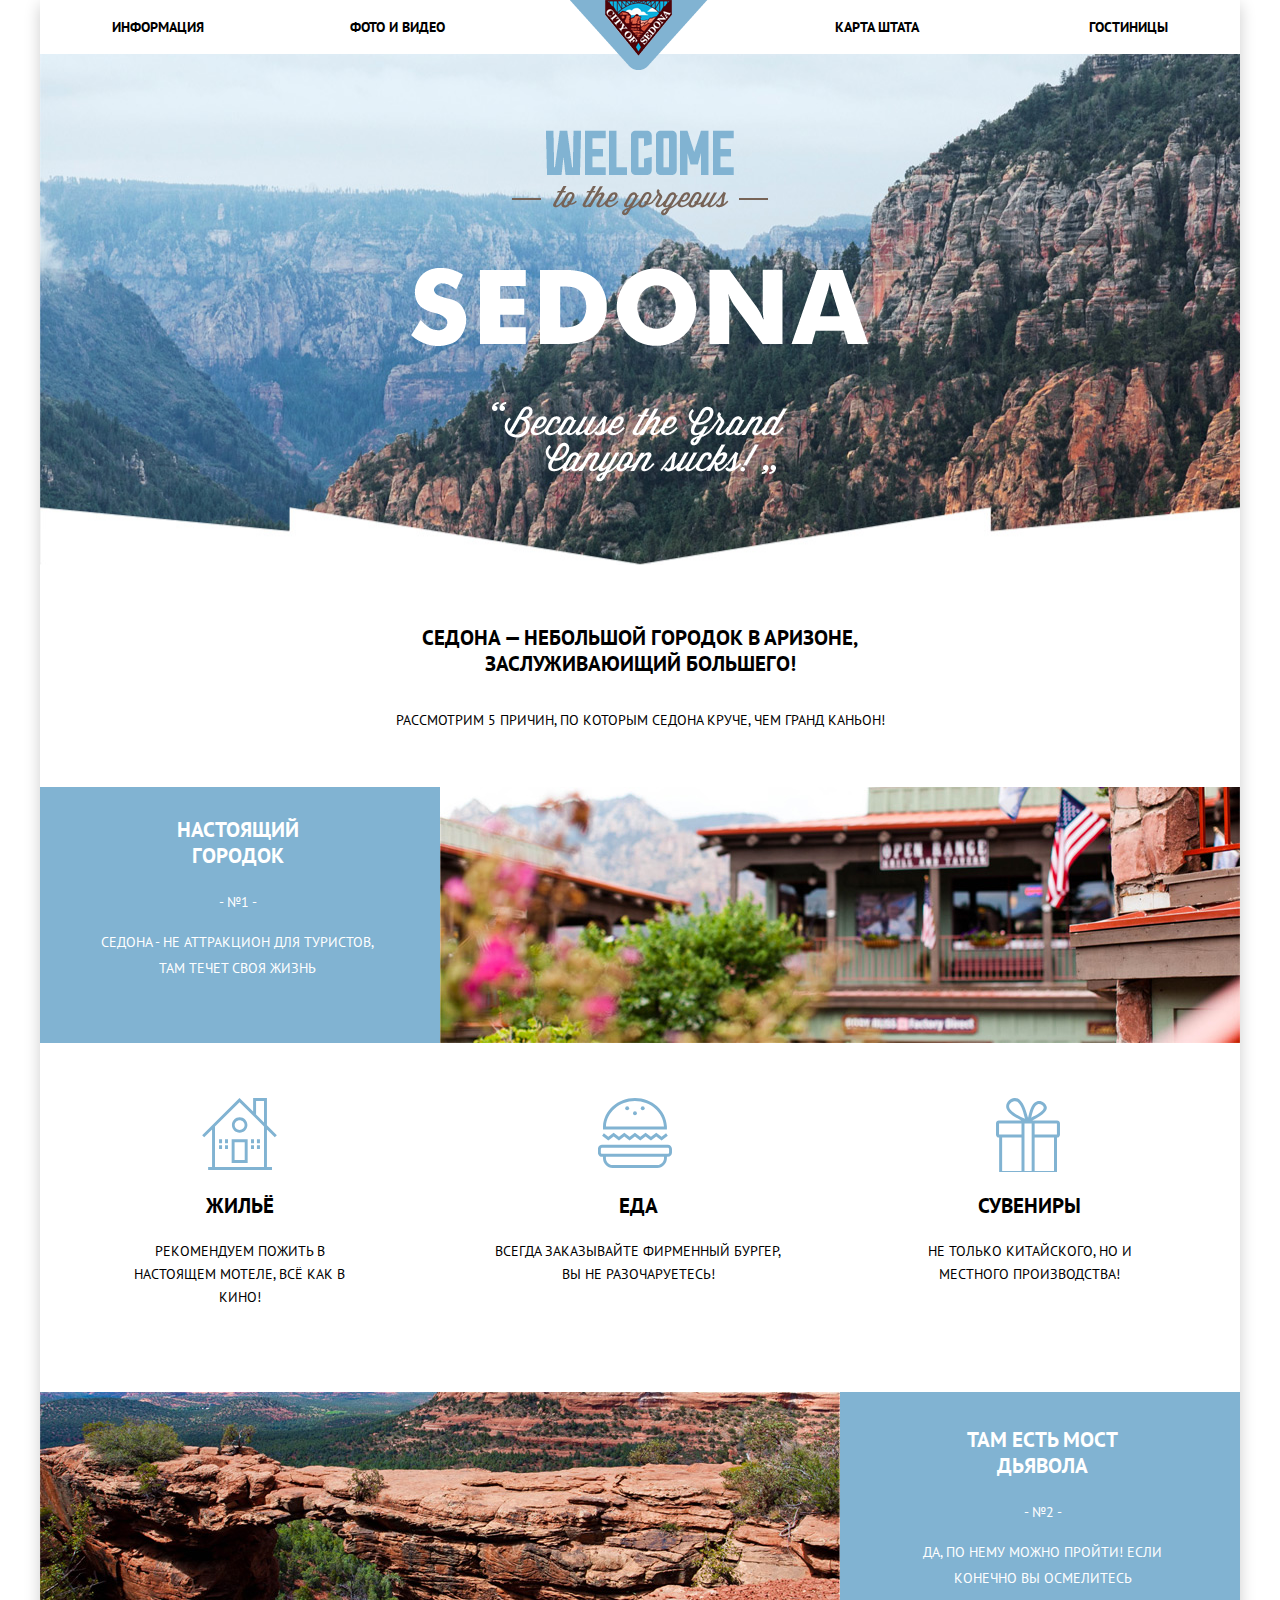
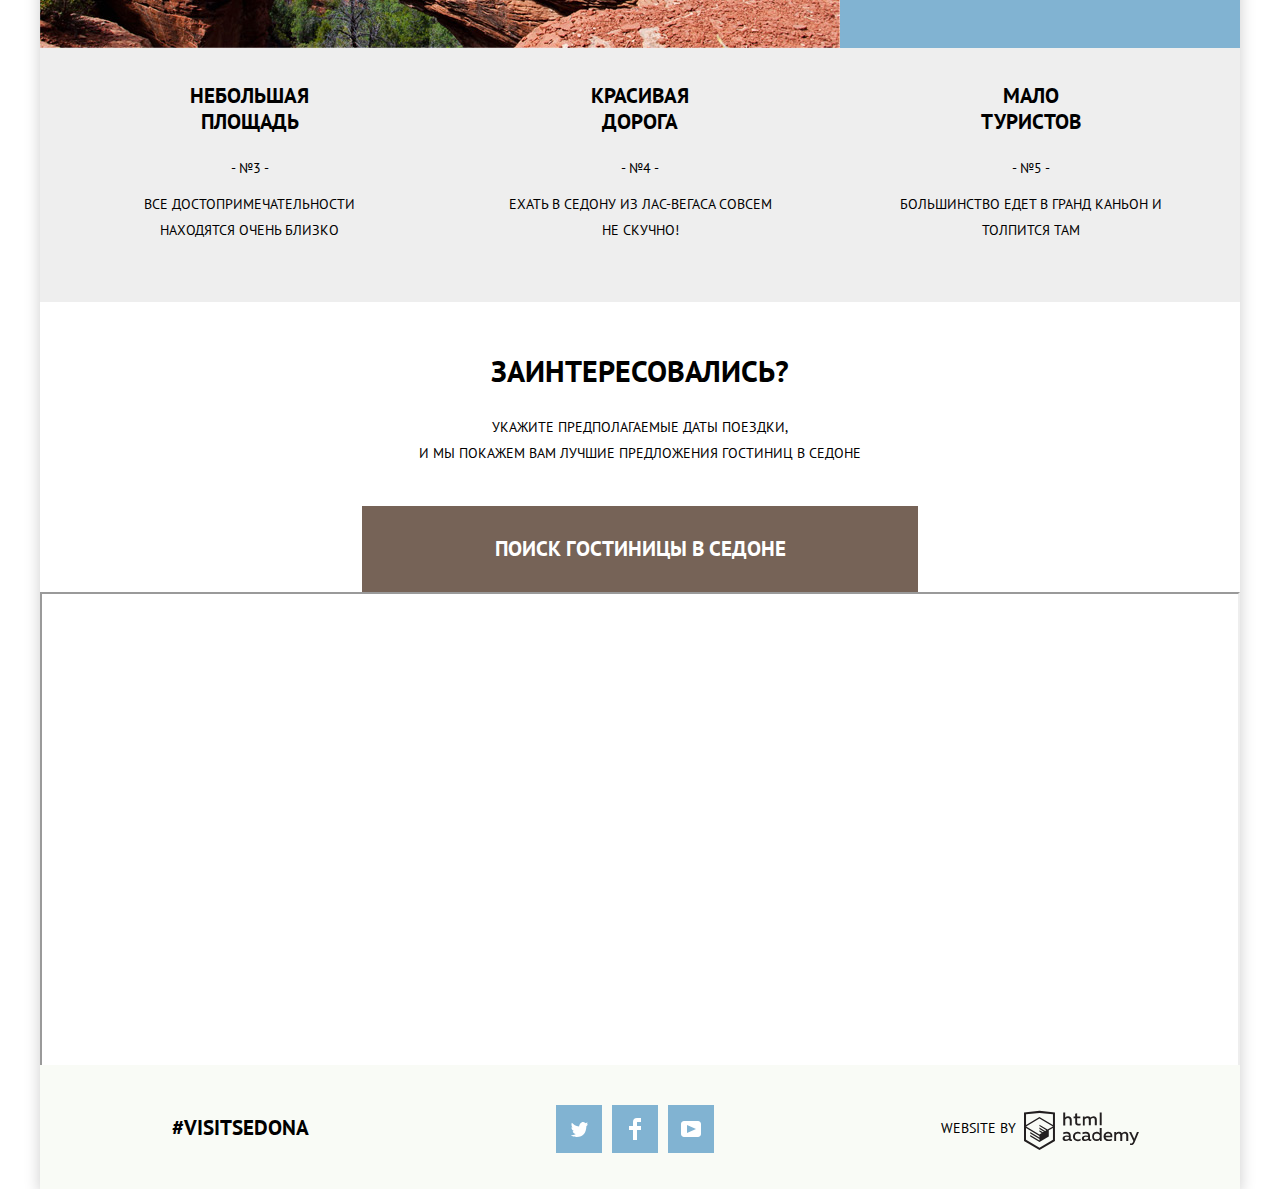
<file: index.html>
<!DOCTYPE html>
<html lang="ru">
<head>
  <meta charset="utf-8">
  <title>HTML Academy: Седона</title>
  <link rel="stylesheet" href="https://fonts.googleapis.com/css?family=PT+Sans:400,700&amp;subset=cyrillic">
  <link rel="stylesheet" href="css/style.css">
  <link rel="stylesheet" href="css/normalize.css">
</head>
<body>
  <div class="container">
    <header class="main-header">
      <nav class="main-navigation">
        <a class="main-header-logo">
          <img src="img/logo.png" width="138" height="70" alt="Логотип города Седона">
	    </a>
	    <div class="wrapper">
          <ul class="site-navigation">
            <li><a href="#">Информация</a></li>
          	<li><a href="#">Фото и Видео</a></li>
          	<li><a href="#">Карта Штата</a></li>
          	<li><a href="hotels.html">Гостиницы</a></li>
          </ul>
      	</div>
      </nav>
    </header>								
	
    <main>
      <section class="promo">
      	<h1 class="visually-hidden">Sedona</h1>
      	<img src="img/promo.png" width="458" height="350" alt="Промо">
      </section>

      <section class="advantages">
      	<div class="advantage-intro">
          <h2 class="visually-hidden">Достоинства Седоны</h2>
          <p class="context">Седона &mdash; небольшой городок в Аризоне, заслуживаюищий большего!</p>
          <p class="causes">Рассмотрим 5 причин, по которым Седона круче, чем Гранд Каньон!</p>
        </div>

        <ul class="advantages-list">
          <li class="advantage-item">
            <div class="advantage-info info-town">
              <h3 class="info-title">Настоящий городок</h3>
              <p>Седона - не аттракцион для туристов, там течет своя жизнь</p>
            </div>
            <img src="img/town.jpg" alt="Городок Седона" width="800" height="256">
          </li>
          <li class="advantage-item">
            <div class="advantage-info info-bridge">
               <h3 class="info-title">Там есть мост дьявола</h3>
             	<p>Да, по нему можно пройти! Если конечно вы осмелитесь</p>
            </div>
            <img src="img/nature.jpg" alt="Природа Седона" width="800" height="256">
          </li>
          <li class="more-advantages">
            <div class="wrapper">
              <ul class="more-advantages-list">
                <li class="advantage-item">
                  <div class="advantage-info">
                    <h3>Небольшая площадь</h3>
                    <p>Все достопримечательности находятся очень близко</p>
                  </div>
                </li>
                <li class="advantage-item">
                  <div class="advantage-info">
                    <h3>Красивая дорога</h3>
                    <p>Ехать в Седону из Лас-Вегаса совсем не скучно!</p>
                 </div>
                </li>
                <li class="advantage-item">
                  <div class="advantage-info">
                    <h3>Мало туристов</h3>
                    <p>Большинство едет в Гранд Каньон и толпится там</p>
                  </div>
                </li>
              </ul>
            </div>
          </li>
          <li>
            <div class="wrapper">
              <ul class="recommendations-list">
                <li class="recommendation-item">
                  <h3 class="recommend-title">Жильё</h3>
                  <p>Рекомендуем пожить в настоящем мотеле, всё как в кино!</p>
                </li>
                <li class="recommendation-item">
                  <h3 class="recommend-title">Еда</h3>
                  <p>Всегда заказывайте фирменный бургер, вы не разочаруетесь!</p>
                </li>
                <li class="recommendation-item">
                  <h3 class="recommend-title">Сувениры</h3>
                  <p>Не только Китайского, но и местного производства!</p>
                </li>
              </ul>
            </div>
          </li>
        </ul>
      </section>

    <div class="search-hotel">
      <p class="interested">Заинтересовались?</p>
      <p>Укажите предполагаемые даты поездки,<br> и мы покажем вам лучшие предложения гостиниц в Седоне</p>
      <div class="dropdown">
        <button class="button button-brown button-search">Поиск Гостиницы в Седоне</button>
        <div class="pop-up-dropdown  pop-up-hide">
          <form class="search-form">
            <div class="form-item check">
              <label class="form-label" for="arrival-date">Дата Заезда:</label>
              <input id="arrival-date" type="text" name="arrival-date" value="24 АПРЕЛЯ 2017">
              <a class="button button-calendar" href="#">
                <svg version="1.1" id="Layer_1" xmlns="http://www.w3.org/2000/svg" xmlns:xlink="http://www.w3.org/1999/xlink" x="0px" y="0px"
	             width="21px" height="22px" viewBox="0 0 21 22" enable-background="new 0 0 21 22" xml:space="preserve">
                <g id="calendar_1_">
	            <path d="M19.251,2.025h-2.845V0.648c0-0.381-0.294-0.689-0.656-0.689c-0.363,0-0.656,0.308-0.656,0.689v1.377h-3.938V0.648
				c0-0.381-0.294-0.689-0.655-0.689c-0.363,0-0.657,0.308-0.657,0.689v1.377H5.906V0.648c0-0.381-0.294-0.689-0.656-0.689
				c-0.363,0-0.657,0.308-0.657,0.689v1.377H1.75C0.784,2.025,0,2.847,0,3.862v16.302C0,21.179,0.784,22,1.75,22h17.501
				C20.217,22,21,21.179,21,20.164V3.862C21,2.847,20.217,2.025,19.251,2.025z M19.688,20.164c0,0.253-0.195,0.459-0.437,0.459H1.75
				c-0.241,0-0.438-0.206-0.438-0.459V3.862c0-0.253,0.196-0.459,0.438-0.459h2.844v1.378c0,0.381,0.294,0.689,0.657,0.689
				c0.362,0,0.656-0.308,0.656-0.689V3.403h3.938v1.378c0,0.381,0.294,0.689,0.657,0.689c0.361,0,0.655-0.308,0.655-0.689V3.403h3.938
				v1.378c0,0.381,0.293,0.689,0.656,0.689c0.362,0,0.656-0.308,0.656-0.689V3.403h2.845c0.241,0,0.437,0.206,0.437,0.459V20.164z"/>
				<rect x="4.594" y="8.225" width="2.625" height="2.066"/>
				<rect x="4.594" y="11.668" width="2.625" height="2.067"/>
				<rect x="4.594" y="15.112" width="2.625" height="2.066"/>
				<rect x="9.188" y="15.112" width="2.625" height="2.066"/>
				<rect x="9.188" y="11.668" width="2.625" height="2.067"/>
				<rect x="9.188" y="8.225" width="2.625" height="2.066"/>
				<rect x="13.781" y="15.112" width="2.625" height="2.066"/>
				<rect x="13.781" y="11.668" width="2.625" height="2.067"/>
				<rect x="13.781" y="8.225" width="2.625" height="2.066"/>
				</g>
				</svg>	
              </a>
            </div> 
            <div class="form-item check">
              <label class="form-label" for="departure-date">Дата Выезда:</label>
              <input id="departure-date" type="text" name="departure-date" value="4 ИЮЛЯ 2017">
              <a class="button button-calendar" href="#">
              	<svg version="1.1" id="Layer_1" xmlns="http://www.w3.org/2000/svg" xmlns:xlink="http://www.w3.org/1999/xlink" x="0px" y="0px"
	             width="21px" height="22px" viewBox="0 0 21 22" enable-background="new 0 0 21 22" xml:space="preserve">
                <g id="calendar_1_">
	            <path d="M19.251,2.025h-2.845V0.648c0-0.381-0.294-0.689-0.656-0.689c-0.363,0-0.656,0.308-0.656,0.689v1.377h-3.938V0.648
				c0-0.381-0.294-0.689-0.655-0.689c-0.363,0-0.657,0.308-0.657,0.689v1.377H5.906V0.648c0-0.381-0.294-0.689-0.656-0.689
				c-0.363,0-0.657,0.308-0.657,0.689v1.377H1.75C0.784,2.025,0,2.847,0,3.862v16.302C0,21.179,0.784,22,1.75,22h17.501
				C20.217,22,21,21.179,21,20.164V3.862C21,2.847,20.217,2.025,19.251,2.025z M19.688,20.164c0,0.253-0.195,0.459-0.437,0.459H1.75
				c-0.241,0-0.438-0.206-0.438-0.459V3.862c0-0.253,0.196-0.459,0.438-0.459h2.844v1.378c0,0.381,0.294,0.689,0.657,0.689
				c0.362,0,0.656-0.308,0.656-0.689V3.403h3.938v1.378c0,0.381,0.294,0.689,0.657,0.689c0.361,0,0.655-0.308,0.655-0.689V3.403h3.938
				v1.378c0,0.381,0.293,0.689,0.656,0.689c0.362,0,0.656-0.308,0.656-0.689V3.403h2.845c0.241,0,0.437,0.206,0.437,0.459V20.164z"/>
				<rect x="4.594" y="8.225" width="2.625" height="2.066"/>
				<rect x="4.594" y="11.668" width="2.625" height="2.067"/>
				<rect x="4.594" y="15.112" width="2.625" height="2.066"/>
				<rect x="9.188" y="15.112" width="2.625" height="2.066"/>
				<rect x="9.188" y="11.668" width="2.625" height="2.067"/>
				<rect x="9.188" y="8.225" width="2.625" height="2.066"/>
				<rect x="13.781" y="15.112" width="2.625" height="2.066"/>
				<rect x="13.781" y="11.668" width="2.625" height="2.067"/>
				<rect x="13.781" y="8.225" width="2.625" height="2.066"/>
				</g>
				</svg>
              </a>
            </div>
            
           <div class="form-item-block">
             <div class="form-item">
               <label class="form-label" for="adults">Взрослые:</label>
               <div class="number-input">
                 <button class="button button-minus">-</button>
                 <input id="adults" type="text" name="adults" value="2">
                 <button class="button button-plus">+</button>
               </div>
             </div>
             <div class="form-item">
               <label class="form-label" for="kids">Дети:</label>
               <div class="number-input">
                 <button class="button button-minus">-</button>
                 <input id="kids" type="text" name="kids" value="0">
                 <button class="button button-plus">+</button>
               </div>
             </div>
           </div>
            <a class="button button-blue button-find" href="#">Найти</a>
          </form>
        </div>
      </div>
    </div>

    
  </main>

  <footer class="main-footer main-footer-map">
    <h2 class="visually-hidden">Карта города Седона</h2>
    <iframe src="https://www.google.com/maps/embed?pb=!1m18!1m12!1m3!1d838162.8369633064!2d-111.79513845!3d34.854378399999995!2m3!1f0!2f0!3f0!3m2!1i1024!2i768!4f13.1!3m3!1m2!1s0x872da132f942b00d%3A0x5548c523fa6c8efd!2sSedona%2C+AZ%2C+USA!5e0!3m2!1sen!2sru!4v1435000602855" width="1200" height="593" allowfullscreen></iframe>
  	
    <div class="footer-column">
     	
      <div class="hashtag-footer">
        <a href="#">#VISITSEDONA</a>
      </div>

      <div class="social-footer">
        <p>
          <a class="social-button" href="#">
            <span class="visually-hidden">Твиттер</span>
              <svg xmlns="http://www.w3.org/2000/svg" xmlns:xlink="http://www.w3.org/1999/xlink" width="17" height="15" viewBox="0 0 17 15"><path fill="#fff" d="M10.95.144c1.685-.496 2.984.27 3.577 1.179.673-.231 1.331-.481 2.011-.708a2.345 2.345 0 0 1-.857 1.768c.685.17 1.304-.491 1.304-.491-.169 1-1.006 1.788-1.563 2.024-.231 6.75-3.175 11.217-10.077 11.082h-.446c-.41 0-4.164-.46-4.898-1.887 2.271.196 3.893-.422 4.693-1.177-.96-.3-2.679-.477-2.979-2.95.349.106.564.228 1.19.119C1.705 8.247.374 7.53.448 5.33c.285.328 1.067.536 1.34.472C1.085 5.561-.182 2.442.894.85c1.818 1.854 3.735 3.606 7.152 3.773C8.254 2.33 9.183.793 10.95.144z"/></svg>
            </a>
        </p>
        <p>
          <a class="social-button" href="#"><span class="visually-hidden">Фейсбук
            </span>
            <svg xmlns="http://www.w3.org/2000/svg" width="12" height="22" viewBox="0 0 12 22"><path fill="#fff" d="M12 4V0H8a4 4 0 0 0-4 4v4H0v4h4v10h4V12h4V8H8V4h4z"/></svg>
          </a>
        </p>
        <p>
          <a class="social-button" href="#">
            <span class="visually-hidden">Ютуб</span>
            <svg xmlns="http://www.w3.org/2000/svg" xmlns:xlink="http://www.w3.org/1999/xlink" width="20" height="16" viewBox="0 0 20 16"><path fill="#fff" d="M17 0H3C1.35 0 0 1.35 0 3v10c0 1.65 1.35 3 3 3h14c1.65 0 3-1.35 3-3V3c0-1.65-1.35-3-3-3zM6.027 11.998V4.002L15.014 8l-8.987 3.998z"/></svg>
          </a>
        </p>
        
      </div>

      <div class="copyright-footer">
        <p>WEBSITE BY</p>
        <a class="htmlacademy-logo" href="https://htmlacademy.ru/intensive/htmlcss"><span class="visually-hidden">Логотип htmlacademy
          </span>
          <svg id="Layer_1" data-name="Layer 1" xmlns="http://www.w3.org/2000/svg" width="115" height="41" viewBox="0 0 108.08 36.85"><path d="M44.61,26.88a2,2,0,0,0,.55-0.1v1.33a3.25,3.25,0,0,1-1.18.21,1.67,1.67,0,0,1-1.67-1,4.84,4.84,0,0,1-3.14,1.08c-1.51,0-2.91-.83-2.91-2.55,0-2.13,2-2.79,3.71-2.79a11.08,11.08,0,0,1,2.17.25v-0.3c0-1-.76-1.77-2.19-1.77a7.42,7.42,0,0,0-3,.64v-1.7a10.21,10.21,0,0,1,3.19-.55c2.36,0,3.81,1.12,3.81,3.65v3a0.54,0.54,0,0,0,.49.59h0.17Zm-6.44-1.13A1.35,1.35,0,0,0,39.63,27h0.11a3.39,3.39,0,0,0,2.41-1V24.58a9.72,9.72,0,0,0-1.81-.21c-1,0-2.16.33-2.16,1.38h0Zm12.36-6.11a5,5,0,0,1,2.57.64V22a4.08,4.08,0,0,0-2.3-.7,2.75,2.75,0,1,0,0,5.49,5,5,0,0,0,2.43-.64v1.71a6.27,6.27,0,0,1-2.76.57A4.21,4.21,0,0,1,46,24.51q0-.21,0-0.41a4.32,4.32,0,0,1,4.18-4.46h0.38Zm12.17,7.24a2,2,0,0,0,.55-0.1v1.33a3.25,3.25,0,0,1-1.18.21,1.67,1.67,0,0,1-1.67-1,4.84,4.84,0,0,1-3.14,1.08c-1.51,0-2.91-.83-2.91-2.55,0-2.13,2-2.79,3.71-2.79a11.08,11.08,0,0,1,2.17.25v-0.3c0-1-.76-1.77-2.19-1.77a7.42,7.42,0,0,0-3,.64v-1.7a10.21,10.21,0,0,1,3.19-.55c2.36,0,3.81,1.12,3.81,3.65v3a0.54,0.54,0,0,0,.49.59h0.17Zm-6.44-1.13A1.35,1.35,0,0,0,57.73,27h0.11a3.39,3.39,0,0,0,2.41-1V24.58a9.72,9.72,0,0,0-1.81-.21c-1.06,0-2.16.33-2.16,1.38h0ZM73,16V28.2H71.35V26.88a3.88,3.88,0,0,1-3.19,1.54,4.4,4.4,0,0,1,0-8.78,3.81,3.81,0,0,1,3,1.3V16H73Zm-4.53,5.22a2.76,2.76,0,1,0,0,5.52A2.86,2.86,0,0,0,71.15,25V23A2.91,2.91,0,0,0,68.49,21.27ZM79,19.64c3.31,0,4.46,2.68,3.92,5.09H76.7c0.21,1.5,1.67,2.11,3.19,2.11a6.11,6.11,0,0,0,2.64-.59v1.6a7.14,7.14,0,0,1-3,.57C77,28.42,74.78,27,74.78,24a4.18,4.18,0,0,1,4-4.39H79Zm0.09,1.54a2.28,2.28,0,0,0-2.44,2.1v0.06H81.3A2,2,0,0,0,79.13,21.18Zm5.73,7V19.87h1.65v1a3.81,3.81,0,0,1,2.78-1.27A2.86,2.86,0,0,1,91.89,21a4.12,4.12,0,0,1,2.91-1.33A3.06,3.06,0,0,1,98,23V28.2h-1.9V23.05a1.59,1.59,0,0,0-1.42-1.75H94.42a2.8,2.8,0,0,0-2.07,1.12V28.2h-1.9V23.05A1.59,1.59,0,0,0,89,21.31H88.8a3,3,0,0,0-2.21,1.29v5.63H84.86Zm21.31-8.33h1.9l-3.91,9.46c-0.9,2.17-2.09,2.86-3.35,2.86a4.76,4.76,0,0,1-1.1-.14V30.46a2.86,2.86,0,0,0,.85.12c0.9,0,1.58-.64,2.07-1.9l0.17-.42-4-8.4h2l2.86,6.29ZM38.73,1.46V6.22a3.81,3.81,0,0,1,2.7-1.14,3.25,3.25,0,0,1,3.44,3.4v5.15H43V8.72a1.81,1.81,0,0,0-1.61-2h-0.3a2.93,2.93,0,0,0-2.32,1.39v5.52h-1.9V1.46h1.9ZM49.94,2.31v3h3V6.91h-3v3.81c0,1.1.5,1.46,1.58,1.46a4.49,4.49,0,0,0,1.69-.33v1.6A6.8,6.8,0,0,1,51,13.8a2.55,2.55,0,0,1-2.86-2.74V6.89H46.58V5.26h1.5V2.74Zm5.4,11.31V5.28H57v1A3.81,3.81,0,0,1,59.77,5a2.86,2.86,0,0,1,2.6,1.33A4.12,4.12,0,0,1,65.28,5,3.06,3.06,0,0,1,68.44,8.4v5.21h-1.9V8.46a1.59,1.59,0,0,0-1.42-1.75H64.89a2.8,2.8,0,0,0-2.07,1.12v5.78h-1.9V8.46A1.59,1.59,0,0,0,59.5,6.71H59.27A3,3,0,0,0,57.06,8v5.63H55.34ZM71.17,1.45H73V13.6H71.17V1.45ZM14.71,0H14.55L0,1.54V28.21l14.55,8.66,14.55-8.66V1.54Zm12.5,27.1L14.55,34.64,1.9,27.12V16.18l12.59,7.5V25L5.86,19.9v1.31l8.68,5.21v1.39L5.87,22.65V24l8.68,5.21,8.75-5.24V18.31L27.2,16V27.12Zm0-12.53-3.48,2-1.6,1L14.51,13v1.31L21,18.23H21l-0.14.09-1,.54-5.37-3.2V17l4.24,2.52-1,.67-3.2-1.9v1.31l2.1,1.24L14.5,22.1,2,14.65,14.51,7.11Zm0-1.32L14.49,5.76,1.91,13.25v-10L14.56,1.92,27.21,3.25v10h0Z" transform="translate(0 -0.02)" fill="#231f20"/></svg>
        </a>
      </div>
      
    </div> 
  </footer>
</div>


<script src="js/main.js"></script>
</body>
</html>
</file>
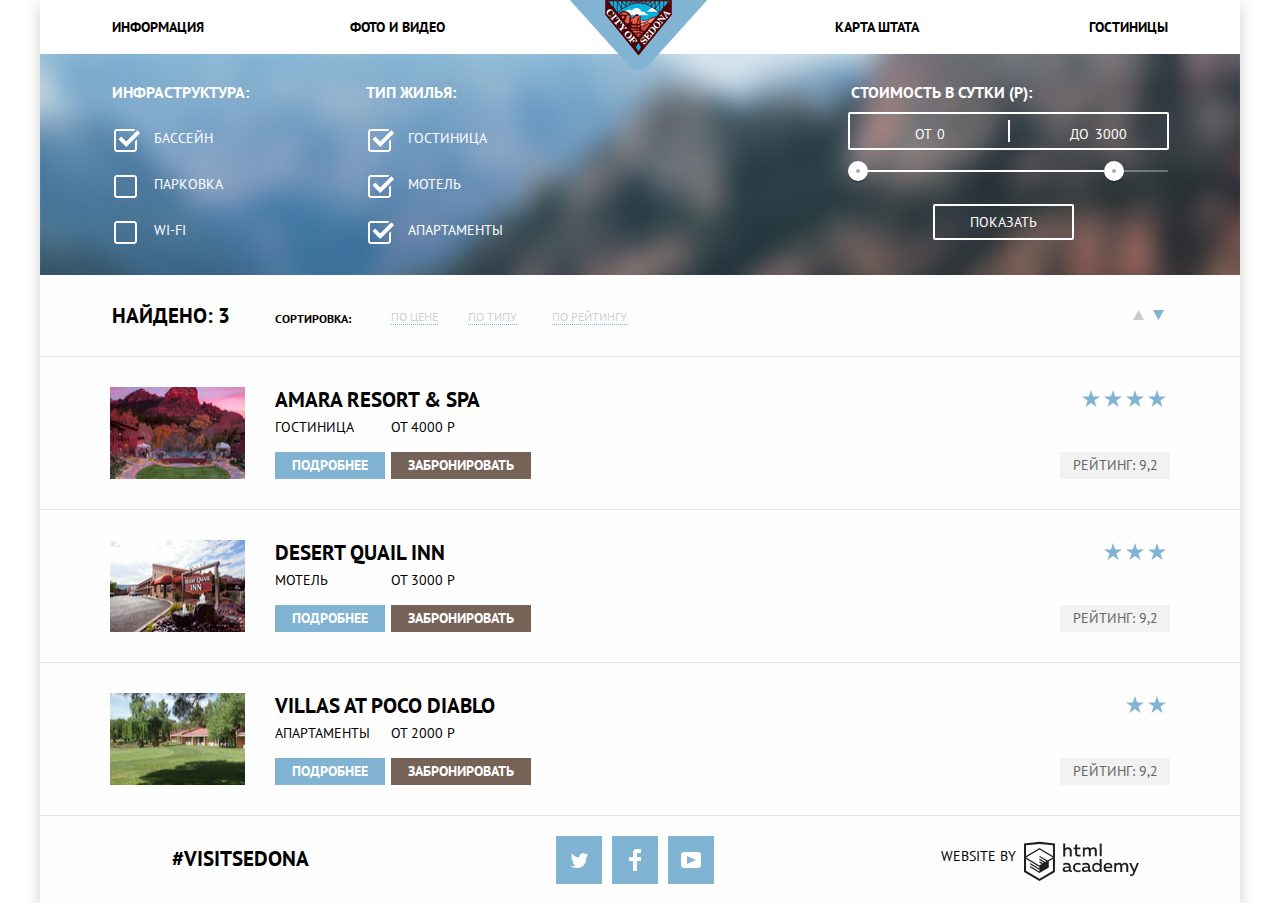
<file: hotels.html>
<!DOCTYPE html>
<html lang="en">
<head>
    <meta charset="UTF-8">
    <title>HTML Academy: Седона каталог</title>
    <link rel="stylesheet" href="https://fonts.googleapis.com/css?family=PT+Sans:400,700&amp;subset=cyrillic">
	<link rel="stylesheet" href="css/style.css">
	<link rel="stylesheet" href="css/normalize.css">
</head>
<body class="inner-page">
  
  <div class="container">
    <header class="main-header">
      <nav class="main-navigation">
        <a class="main-header-logo" href="index.html">
          <img src="img/logo.png" width="138" height="70" alt="Логотип города Седона">
        </a>
      <div class="wrapper">
        <ul class="site-navigation">
	      <li><a class="" href="#">Информация</a></li>
		  <li><a href="#">Фото и Видео</a></li>
		  <li><a href="#">Карта Штата</a></li>
		  <li><a class="hotel-page" href="#">Гостиницы</a></li> 
	    </ul>
      </div>																	
     </nav> 
    </header>

    <main>
      <h1 class="visually-hidden">Sedona</h1>
      <section class="services">
        <h2 class="visually-hidden">Сервис</h2>
        <div class="wrapper">
          <form class="service-type" action="https://echo.htmlacademy.ru" method="post">
	        <fieldset class="options">
		      <legend class="option-title">Инфраструктура:</legend>
			    <p>
		          <label class="option-checkbox">
			        <input class="visually-hidden"  type="checkbox" name="pool" checked>
			        <span class="checkbox-indicator"></span>
			        Бассейн
			     </label>
			    </p>
			    <p>
			      <label class="option-checkbox">
			        <input class="visually-hidden"  type="checkbox" name="parking">
			  	    <span class="checkbox-indicator"></span>
			  	    Парковка
			      </label>
			    </p>
			    <p>
			      <label class="option-checkbox">
			  	    <input class="visually-hidden"  type="checkbox" name="wi-fi">
			  	    <span class="checkbox-indicator"></span>
			  	    Wi-fi
			      </label>
			    </p>
		    </fieldset>

		    <fieldset class="options">
		      <legend class="option-title">Тип жилья:</legend>
		  	    <p>
		  	      <label class="option-checkbox">
		  	        <input class="visually-hidden" type="checkbox" name="hotel" checked>
		  	        <span class="checkbox-indicator"></span>
		  	  	    Гостиница
		  	      </label>
		  	    </p>
		  	    <p>
		  	      <label class="option-checkbox">
		  	        <input class="visually-hidden" type="checkbox" name="motelfg" checked>
		  	      <span class="checkbox-indicator"></span>
		  	      Мотель
		  	    </label>
		  	  </p>
		  	  <p>
		  	    <label class="option-checkbox">
		  	      <input class="visually-hidden" type="checkbox" name="apartments" checked>
		  	      <span class="checkbox-indicator"></span>
		  	      Апартаменты
		  	    </label>
		  	  </p>
		    </fieldset>
        
            <div class="filter-range">
              <div class="filter-range-title">Стоимость в сутки (р):</div>
                <div class="price-controls">
                  <label class="min-price">от <input type="text" name="min-price" value="0"></label>
                  <label class="max-price">до <input type="text" name="max-price" value="3000"></label>
                </div>
                <div class="range-controls">
                  <div class="scale">
                    <div class="bar"></div>
                  </div>
                  <div class="range-toggle range-toggle-min"></div>
                  <div class="range-toggle range-toggle-max"></div>
                </div>
                <button class="button-transparent" type="submit">Показать</button>
            </div>
          </form>
        </div>
      </section>

   
	  <div class="sort">
        <div class="wrapper">
		  <div class="sort-found">							
	        <p>НАЙДЕНО: 3</p>
		  </div>
		<div class="sort-type">
	  	  <h3>Сортировка:</h3>
		  <ul class="sort-type-list">
			<li><a class="press" href="#">По цене</a></li>
			<li><a href="#">По типу</a></li>
			<li><a href="#">По рейтингу</a></li>
		  </ul>    
		</div> 
		<div class="sort-buttons">
		  <a class="button button-arrow button-arrow-up">
		  	<svg xmlns="http://www.w3.org/2000/svg" width="11" height="10" viewBox="0 0 11 10"><path  d="M5.5 0L0 10h11z"/></svg>
		  </a>
		  <a class="button button-arrow button-arrow-down">
		  	<svg class="q" xmlns="http://www.w3.org/2000/svg" width="11" height="10" viewBox="0 0 11 10"><path d="M5.5 10L0 0h11"/></svg>
		  </a>
		</div> 
	  </div>	 
	</div>
    
    

    <section class="hotels">	
      <h2 class="visually-hidden">Гостиницы</h2>
      
        <ul class="hotel-list">
          <li class="hotel-item">
			 
            <img src="img/Layer21.jpg" width="135" height="90" alt="Гостиница Амара">
            
             <div class="hotel-item-info">
              <h3>Amara Resort &amp; SPA</h3>
              <div class="details-booking">
           	    <div class="details">
            	  <p>Гостиница</p>
            	  <a class="button button-blue" href="#">Подробнее</a>
            	</div>						
            	<div class="booking">
            	  <p> от 4000 Р</p>
            	  <button class="button button-brown">Забронировать</button>
            	</div>
              </div> 
            	
            </div>
             
            <div class="rating-block">
              <div class="rating-stars">
                <svg xmlns="http://www.w3.org/2000/svg" width="18" height="17" viewBox="0 0 18 17"><path fill="#81B3D2" d="M9.002 0l2.126 6.494h6.877l-5.564 4.012L14.566 17l-5.564-4.013L3.438 17l2.126-6.494L0 6.494h6.878z"/></svg>
            	<svg xmlns="http://www.w3.org/2000/svg" width="18" height="17" viewBox="0 0 18 17"><path fill="#81B3D2" d="M9.002 0l2.126 6.494h6.877l-5.564 4.012L14.566 17l-5.564-4.013L3.438 17l2.126-6.494L0 6.494h6.878z"/></svg>
            	<svg xmlns="http://www.w3.org/2000/svg" width="18" height="17" viewBox="0 0 18 17"><path fill="#81B3D2" d="M9.002 0l2.126 6.494h6.877l-5.564 4.012L14.566 17l-5.564-4.013L3.438 17l2.126-6.494L0 6.494h6.878z"/></svg>
            	<svg xmlns="http://www.w3.org/2000/svg" width="18" height="17" viewBox="0 0 18 17"><path fill="#81B3D2" d="M9.002 0l2.126 6.494h6.877l-5.564 4.012L14.566 17l-5.564-4.013L3.438 17l2.126-6.494L0 6.494h6.878z"/></svg>
              </div>
	          <p class="rating-value">Рейтинг: 9,2</p>
            </div>
            
          </li>

          <li class="hotel-item">
		    <img src="img/Layer89.jpg" width="135" height="90" alt="Гостиница Дезерт">
		    <div class="hotel-item-info">
		      <h3>Desert Quail Inn</h3>
		      <div class="details-booking">
		        <div class="details">
		    	  <p>Мотель</p>
		    	  <a class="button button-blue" href="#">Подробнее</a>
		    	</div>
		    	<div class="booking">
		    	  <p> от 3000 Р</p>
		    	  <button class="button button-brown">Забронировать</button>
		    	</div>
		      </div>
		    </div>
            <div class="rating-block">
              <div class="rating-stars">
                <svg xmlns="http://www.w3.org/2000/svg" width="18" height="17" viewBox="0 0 18 17"><path fill="#81B3D2" d="M9.002 0l2.126 6.494h6.877l-5.564 4.012L14.566 17l-5.564-4.013L3.438 17l2.126-6.494L0 6.494h6.878z"/></svg>
            	<svg xmlns="http://www.w3.org/2000/svg" width="18" height="17" viewBox="0 0 18 17"><path fill="#81B3D2" d="M9.002 0l2.126 6.494h6.877l-5.564 4.012L14.566 17l-5.564-4.013L3.438 17l2.126-6.494L0 6.494h6.878z"/></svg>
            	<svg xmlns="http://www.w3.org/2000/svg" width="18" height="17" viewBox="0 0 18 17"><path fill="#81B3D2" d="M9.002 0l2.126 6.494h6.877l-5.564 4.012L14.566 17l-5.564-4.013L3.438 17l2.126-6.494L0 6.494h6.878z"/></svg>
              </div>
	          <p class="rating-value">Рейтинг: 9,2</p>
            </div>
          </li>
          
          <li class="hotel-item">
            <img src="img/Layer22.jpg" width="135" height="90" alt="Гостиница Виллас">
            <div class="hotel-item-info">
              <h3>Villas at poco Diablo</h3>
              <div class="details-booking">
		        <div class="details">           	  
            	  <p>Апартаменты</p>
            	  <a class="button button-blue" href="#">Подробнее</a>
            	</div>
            	<div class="booking">
            	  <p> от 2000 Р</p>	
            	  <button class="button button-brown">Забронировать</button>
            	</div>
              </div>
            </div>
            <div class="rating-block">
              <div class="rating-stars">
                <svg xmlns="http://www.w3.org/2000/svg" width="18" height="17" viewBox="0 0 18 17"><path fill="#81B3D2" d="M9.002 0l2.126 6.494h6.877l-5.564 4.012L14.566 17l-5.564-4.013L3.438 17l2.126-6.494L0 6.494h6.878z"/></svg>
            	<svg xmlns="http://www.w3.org/2000/svg" width="18" height="17" viewBox="0 0 18 17"><path fill="#81B3D2" d="M9.002 0l2.126 6.494h6.877l-5.564 4.012L14.566 17l-5.564-4.013L3.438 17l2.126-6.494L0 6.494h6.878z"/></svg>
              </div>
	          <p class="rating-value">Рейтинг: 9,2</p>
            </div>
          </li>
        </ul>
      
      </section>
    </main>

    <footer class="main-footer">
      <h2 class="visually-hidden">Карта города Седона</h2>
      <div class="hashtag-footer">
        <a href="#">#VISITSEDONA</a>
      </div>

      <div class="social-footer">
        <p>
          <a class="social-button" href="#">
            <span class="visually-hidden">Твиттер</span>
            <svg xmlns="http://www.w3.org/2000/svg" xmlns:xlink="http://www.w3.org/1999/xlink" width="17" height="15" viewBox="0 0 17 15"><path fill="#fff" d="M10.95.144c1.685-.496 2.984.27 3.577 1.179.673-.231 1.331-.481 2.011-.708a2.345 2.345 0 0 1-.857 1.768c.685.17 1.304-.491 1.304-.491-.169 1-1.006 1.788-1.563 2.024-.231 6.75-3.175 11.217-10.077 11.082h-.446c-.41 0-4.164-.46-4.898-1.887 2.271.196 3.893-.422 4.693-1.177-.96-.3-2.679-.477-2.979-2.95.349.106.564.228 1.19.119C1.705 8.247.374 7.53.448 5.33c.285.328 1.067.536 1.34.472C1.085 5.561-.182 2.442.894.85c1.818 1.854 3.735 3.606 7.152 3.773C8.254 2.33 9.183.793 10.95.144z"/></svg>
          </a>
        </p>
        <p>
          <a class="social-button" href="#">
            <span class="visually-hidden">Фейсбук</span>
            <svg xmlns="http://www.w3.org/2000/svg" width="12" height="22" viewBox="0 0 12 22"><path fill="#fff" d="M12 4V0H8a4 4 0 0 0-4 4v4H0v4h4v10h4V12h4V8H8V4h4z"/></svg>
          </a>
        </p>
        <p>
          <a class="social-button" href="#">
            <span class="visually-hidden">Ютуб</span>
            <svg xmlns="http://www.w3.org/2000/svg" xmlns:xlink="http://www.w3.org/1999/xlink" width="20" height="16" viewBox="0 0 20 16"><path fill="#fff" d="M17 0H3C1.35 0 0 1.35 0 3v10c0 1.65 1.35 3 3 3h14c1.65 0 3-1.35 3-3V3c0-1.65-1.35-3-3-3zM6.027 11.998V4.002L15.014 8l-8.987 3.998z"/></svg>
          </a>
        </p>
        
      </div>

      <div class="copyright-footer">
        <p>WEBSITE BY</p>
          <a class="htmlacademy-logo" href="https://htmlacademy.ru/intensive/htmlcss"><span class="visually-hidden">Логотип htmlacademy
            </span>
            <svg id="Layer_1" data-name="Layer 1" xmlns="http://www.w3.org/2000/svg" width="115" height="41" viewBox="0 0 108.08 36.85"><path d="M44.61,26.88a2,2,0,0,0,.55-0.1v1.33a3.25,3.25,0,0,1-1.18.21,1.67,1.67,0,0,1-1.67-1,4.84,4.84,0,0,1-3.14,1.08c-1.51,0-2.91-.83-2.91-2.55,0-2.13,2-2.79,3.71-2.79a11.08,11.08,0,0,1,2.17.25v-0.3c0-1-.76-1.77-2.19-1.77a7.42,7.42,0,0,0-3,.64v-1.7a10.21,10.21,0,0,1,3.19-.55c2.36,0,3.81,1.12,3.81,3.65v3a0.54,0.54,0,0,0,.49.59h0.17Zm-6.44-1.13A1.35,1.35,0,0,0,39.63,27h0.11a3.39,3.39,0,0,0,2.41-1V24.58a9.72,9.72,0,0,0-1.81-.21c-1,0-2.16.33-2.16,1.38h0Zm12.36-6.11a5,5,0,0,1,2.57.64V22a4.08,4.08,0,0,0-2.3-.7,2.75,2.75,0,1,0,0,5.49,5,5,0,0,0,2.43-.64v1.71a6.27,6.27,0,0,1-2.76.57A4.21,4.21,0,0,1,46,24.51q0-.21,0-0.41a4.32,4.32,0,0,1,4.18-4.46h0.38Zm12.17,7.24a2,2,0,0,0,.55-0.1v1.33a3.25,3.25,0,0,1-1.18.21,1.67,1.67,0,0,1-1.67-1,4.84,4.84,0,0,1-3.14,1.08c-1.51,0-2.91-.83-2.91-2.55,0-2.13,2-2.79,3.71-2.79a11.08,11.08,0,0,1,2.17.25v-0.3c0-1-.76-1.77-2.19-1.77a7.42,7.42,0,0,0-3,.64v-1.7a10.21,10.21,0,0,1,3.19-.55c2.36,0,3.81,1.12,3.81,3.65v3a0.54,0.54,0,0,0,.49.59h0.17Zm-6.44-1.13A1.35,1.35,0,0,0,57.73,27h0.11a3.39,3.39,0,0,0,2.41-1V24.58a9.72,9.72,0,0,0-1.81-.21c-1.06,0-2.16.33-2.16,1.38h0ZM73,16V28.2H71.35V26.88a3.88,3.88,0,0,1-3.19,1.54,4.4,4.4,0,0,1,0-8.78,3.81,3.81,0,0,1,3,1.3V16H73Zm-4.53,5.22a2.76,2.76,0,1,0,0,5.52A2.86,2.86,0,0,0,71.15,25V23A2.91,2.91,0,0,0,68.49,21.27ZM79,19.64c3.31,0,4.46,2.68,3.92,5.09H76.7c0.21,1.5,1.67,2.11,3.19,2.11a6.11,6.11,0,0,0,2.64-.59v1.6a7.14,7.14,0,0,1-3,.57C77,28.42,74.78,27,74.78,24a4.18,4.18,0,0,1,4-4.39H79Zm0.09,1.54a2.28,2.28,0,0,0-2.44,2.1v0.06H81.3A2,2,0,0,0,79.13,21.18Zm5.73,7V19.87h1.65v1a3.81,3.81,0,0,1,2.78-1.27A2.86,2.86,0,0,1,91.89,21a4.12,4.12,0,0,1,2.91-1.33A3.06,3.06,0,0,1,98,23V28.2h-1.9V23.05a1.59,1.59,0,0,0-1.42-1.75H94.42a2.8,2.8,0,0,0-2.07,1.12V28.2h-1.9V23.05A1.59,1.59,0,0,0,89,21.31H88.8a3,3,0,0,0-2.21,1.29v5.63H84.86Zm21.31-8.33h1.9l-3.91,9.46c-0.9,2.17-2.09,2.86-3.35,2.86a4.76,4.76,0,0,1-1.1-.14V30.46a2.86,2.86,0,0,0,.85.12c0.9,0,1.58-.64,2.07-1.9l0.17-.42-4-8.4h2l2.86,6.29ZM38.73,1.46V6.22a3.81,3.81,0,0,1,2.7-1.14,3.25,3.25,0,0,1,3.44,3.4v5.15H43V8.72a1.81,1.81,0,0,0-1.61-2h-0.3a2.93,2.93,0,0,0-2.32,1.39v5.52h-1.9V1.46h1.9ZM49.94,2.31v3h3V6.91h-3v3.81c0,1.1.5,1.46,1.58,1.46a4.49,4.49,0,0,0,1.69-.33v1.6A6.8,6.8,0,0,1,51,13.8a2.55,2.55,0,0,1-2.86-2.74V6.89H46.58V5.26h1.5V2.74Zm5.4,11.31V5.28H57v1A3.81,3.81,0,0,1,59.77,5a2.86,2.86,0,0,1,2.6,1.33A4.12,4.12,0,0,1,65.28,5,3.06,3.06,0,0,1,68.44,8.4v5.21h-1.9V8.46a1.59,1.59,0,0,0-1.42-1.75H64.89a2.8,2.8,0,0,0-2.07,1.12v5.78h-1.9V8.46A1.59,1.59,0,0,0,59.5,6.71H59.27A3,3,0,0,0,57.06,8v5.63H55.34ZM71.17,1.45H73V13.6H71.17V1.45ZM14.71,0H14.55L0,1.54V28.21l14.55,8.66,14.55-8.66V1.54Zm12.5,27.1L14.55,34.64,1.9,27.12V16.18l12.59,7.5V25L5.86,19.9v1.31l8.68,5.21v1.39L5.87,22.65V24l8.68,5.21,8.75-5.24V18.31L27.2,16V27.12Zm0-12.53-3.48,2-1.6,1L14.51,13v1.31L21,18.23H21l-0.14.09-1,.54-5.37-3.2V17l4.24,2.52-1,.67-3.2-1.9v1.31l2.1,1.24L14.5,22.1,2,14.65,14.51,7.11Zm0-1.32L14.49,5.76,1.91,13.25v-10L14.56,1.92,27.21,3.25v10h0Z" transform="translate(0 -0.02)" fill="#231f20"/></svg>
          </a>
      </div>
    </footer>
  </div> 

</body>
</html>
</file>
<file: css/style.css>
body {
	margin: 0;
	padding: 0;
	
	font-family: "PT Sans" , Arial, sans-serif; 
	font-size: 14px;
	line-height: 26px;
	font-weight: 400;
	color: #000000;
	text-transform: uppercase;
	
	background-color: #ffffff;

}

.container {
	min-width: 768px;
	max-width: 1200px;
	margin-right: auto;
	margin-left: auto;
	box-shadow: 0px 5px 15px 0px rgba(0, 1, 1, 0.2); 
}

.inner-page .container {
	min-width: 768px;
	max-width: 1200px;
	margin-right: auto;
	margin-left: auto;
	box-shadow: 0px 5px 15px 0px rgba(0, 1, 1, 0.2); 
	background-color: #fefefe;
}

.inner-page .main-footer div{
	background-color: #fefefe;
}

.inner-page {
	font-size: 14px;
	line-height: 21px;
	color: #000000;
}

.hotel-page:visited{
	color: #766357;
}

.wrapper {
	width: 1056px;
	margin: 0 auto;
}

a {
	text-decoration: none;
}

img {
	max-width: 100%;
	height: auto;
}

.button {
	display: inline-block;
	padding: 3px 17px;
	margin-right: 2px;
	
	font-size: 14px;
	line-height: 21px;
	font-weight: 700;
	text-align: center;
	color: #ffffff;
	vertical-align: middle;
	text-transform: uppercase;
	border: none;
	cursor: pointer;
}


.button-brown {
	background-color: #766357;
}

.button-brown:hover,
.button-brown:focus {
	background-color: #604e43;
}

.button-brown:active {
	background-color: #503e33;
}

.button-blue {
	background-color: #81b3d2;
}

.button-blue:hover,
.button-blue:focus {
	background-color: #669ec0;
}

.button-blue:active {
	background-color: #5496bd;
}

.button-plus,
.button-minus {
	font-weight: 700;
	color: #a9a9a9;
	background-color: #f2f2f2;
}

.button-plus:hover,
.button-plus:focus,
.button-minus:hover,
.button-minus:focus {
	color: #000000;
}

.button-plus:active,
.button-minus:active {
	color: #81b3d2;
}

.button-search,
.button-find	{
	font-size: 21px;
	line-height: 26px;
}

.visually-hidden:not(:focus):not(:active),
input[type="checkbox"].visually-hidden, 
input[type="radio"].visually-hidden {
	position: absolute;
	
	width: 1px;
	height: 1px;
	margin: -1px;
	border: 0;
	padding: 0;
	
	white-space: nowrap;
	
	clip-path: inset(100%);
	clip: rect(0 0 0 0);
	overflow: hidden;
}

/* --- HEADER ---*/

.main-navigation {
	position: relative;
	
	font-size: 14px;
	line-height: 26px;
	font-weight: 700;
	color: #000000;
	background-color: #ffffff;
}

.main-navigation .main-header-logo {
	position: absolute;
	width: 138px;
	height: 70px;

	margin-left: 530px;
}

.site-navigation {
	display: flex;

	margin: 0;
	padding: 0;

	list-style: none;
}

.site-navigation li:nth-child(1) {
	margin-right: 146px;
}

.site-navigation li:nth-child(2) {
	margin-right: 390px;
}


.site-navigation li:nth-child(4) {
	margin-left: auto;
}


.site-navigation a {
	display: block;
	
	color: #000000;
	
	padding: 14px 0;
	vertical-align: middle;
}

.site-navigation a:hover,
.site-navigation a:focus {
	color: #81b3d2;
}

.site-navigation a:active {
	color: #cacaca;			
}

/* --- MAIN ---*/

.promo {
	text-align: center;
	
	padding-top: 76px;
	padding-bottom: 75px;
	background-image: url("../img/sedona.jpg");
    background-position: 0 20%;
	background-repeat: no-repeat;
	background-size: cover;
}

.advantage-intro {
	text-align: center;
	padding-top: 55px;
	padding-bottom: 40px;
}

.advantage-intro .context {
	width: 450px;
	margin: 0 auto;
	margin-top: 5px;
    margin-bottom: 30px;
	font-size: 21px;
	line-height: 26px;
	font-weight: 700;
}

.advantages-list {
	display: flex;
	flex-direction: column;
	margin: 0;
	padding: 0;
}

.advantages-list,
.recommendations-list {
	text-align: center;
	list-style: none;
}

.advantages-list > li:nth-child(2) {
	flex-direction: row-reverse;
}

.advantages-list >.advantage-item:nth-child(1),
.advantages-list >.advantage-item:nth-child(2){
	color:#ffffff;
	background-color: #81b3d2;
}

.advantages-list li:nth-child(2) {
	order: 2;
}

.advantages-list li:nth-child(3) {
	order: 3;
}

.advantages-list li:nth-child(4) {
	order: 1;
}

.advantage-item {
	display: flex;
	justify-content: space-between;
}

.advantage-item h3,
.recommendation-item h3,
.hotel-item h3 {
	font-size: 21px;
	line-height: 26px;
	margin-top: 15px;
	
} 

.advantage-item:nth-child(1) img {
	margin-left: auto;
}

.advantage-item:nth-child(2) img {
	margin-right: auto;
}

.advantage-info {
	width: 275px;
}

li.advantage-item:nth-child(1) h3.info-title::after {
	display: block;
	content: "- №1 -";
	font-size: 14px;
	line-height: 26px;
	font-weight: 300;
	margin-top: 20px;
}

li.advantage-item:nth-child(2) h3.info-title::after {
	display: block;
	content: "- №2 -";
	font-size: 14px;
	line-height: 26px;
	font-weight: 300;
	margin-top: 20px;
}

li.advantage-item:nth-child(1) h3::after {
	display: block;
	content: "- №3 -";
	font-size: 14px;
	line-height: 26px;
	font-weight: 300;
	margin-top: 20px;
}

li.advantage-item:nth-child(2) h3::after {
	display: block;
	content: "- №4 -";
	font-size: 14px;
	line-height: 26px;
	font-weight: 300;
	margin-top: 20px;
}

li.advantage-item:nth-child(3) h3::after {
	display: block;
	content: "- №5 -";
	font-size: 14px;
	line-height: 26px;
	font-weight: 300;
	margin-top: 20px;
}

.advantage-info h3 {
	width: 151px;
	margin: 0 auto;
	
    font-size: 21px;
	line-height: 26px;
}


.advantage-info.info-town {
	margin-top: 30px;
	margin-left: 60px;
	margin-bottom: 16px;
}

.advantage-info.info-bridge {
	width: 305px;
	margin-top: 35px;
	margin-right: 45px;
	margin-bottom: 16px;
}

.more-advantages {
	background-color: #eee;
}

.more-advantages .advantage-item {
	padding-top: 35px;
	padding-bottom: 45px;
}

.more-advantages p {
	margin-top: 10px;
	text-align: center;
}

.more-advantages-list {
	display: flex;
	justify-content: space-between;
	padding: 0;
}

.recommendations-list {
	display: flex;
	justify-content: space-around;
	line-height: 23px;

	margin: 0;
	padding: 0;
}

.recommendations-list li:nth-child(1) {
	width: 255px;
}

.recommendations-list li:nth-child(2) {
	width: 300px;

	margin-left: 121px;
}

.recommendations-list li:nth-child(3) {
	width: 277px;

	margin-left: auto;
}

.recommendation-item {

	width: 286px;

	padding-top: 135px;
	padding-bottom: 69px;
}

.recommendation-item h3 {
	position: relative;
}

li:nth-child(1) .recommend-title::before {
	content: " ";
	
	top: -95px;
	left: 90px;
	
	position: absolute;
	
	width: 75px ;
	height: 72px;
	
	background-color: #ffffff;
	background-image: url(../img/icon-1.svg);
}

li:nth-child(2) .recommend-title::before {
	content: " ";
	
	top: -95px;
	left: 110px;
	
	position: absolute;
	
	width: 75px ;
	height: 74px;
	
	background-color: #ffffff;
	background-image: url(../img/icon-2.svg);
	background-repeat: no-repeat;
}

li:nth-child(3) .recommend-title::before {
	content: " ";
	
	top: -95px;
	left: 105px;
	
	position: absolute;
	
	width: 75px ;
	height: 74px;
	
	background-color: #ffffff;
	background-image: url(../img/icon-3.svg);
	background-repeat: no-repeat;
}

.search-hotel {
	text-align: center;
	width: 568px;
	
	padding-top: 26px;
	margin: 0 auto;
}

.interested {
	font-size: 30px;
	line-height: 26px;
	font-weight: 700;
}

.button-search {
	width: 100%;;
	margin: 0;
	margin-top: 26px;
	padding: 30px 0;
}


/* --- POP-UP --- */

.search-hotel .dropdown{
	width: 556px;
	margin: 0 auto;
	position: relative;
}
.pop-up-dropdown{
	position: absolute;
	z-index: 1;
	left: 0;
	right: 0;
	background: #fff;
	box-shadow: 0 7px 15px 0 rgba(0,0,0,.15);
}

.pop-up-hide {
	display: none;
}
.pop-up-dropdown .search-form {
	text-align: center;
}

.pop-up-dropdown label {
	font-weight: 700;
}
.pop-up-dropdown .search-form {
	display: flex;
	flex-wrap: wrap;
	
	padding: 55px;
}

.form-item {
	display: flex;
	align-items: center;
	margin-bottom: 22px;
	margin-top: 0;
	width: 100%;
}

.form-item.check-in-out {
	position: relative;
}


.form-item-block {
	display: flex;
	width: 100%;
	justify-content: space-between;
}

.form-item input {
	box-sizing: border-box;
	width: 100%;
	font-size: 14px;
	line-height: 26px;
	font-weight: 700;
	
	padding: 10px;
	border: none;
	background-color: #eee;
	cursor: pointer;
}

.form-item.check input[type="text"] {
	background-color: #f2f2f2;
	padding-right: 30px;
}

.form-item.check input[type="text"]:hover {
	background-color: #ebebeb;
}

.form-item.check input[type="text"]:focus {
	background-color: #ffffff;
}

.form-item-block .button{
	margin: 0;
	padding: 13px 10px;
}
.form-label {
	
	flex-shrink: 0;
	margin-right: 29px;
}

.form-item-block .form-item:nth-child(2){
	justify-content: flex-end;
}
.form-item-block .form-item input{
	width: 38px;
	text-align: center;
}
.form-item-block .number-input{
	margin-left: 20px;
}
.form-item-block .form-label{
	width: auto;
	
}
.number-input{
	display: flex;
}

.button-find {
	width: 456px;
	padding: 15px;
	margin-top: 30px;
}

.search-form div:nth-child(2) .form-label {
	margin-left: -3px;
}

.button-calendar {
	position: relative;
	right: 45px;
	fill: #cacaca;
}

.button-calendar:hover,
.button-calendar:focus {
	fill: #000000;			
} 

.button-calendar:active {
	fill: #81b3d2;			
}

/*--- MAP ---*/

 .main-footer-map .footer-column {
    position: absolute;
	width: 100%;
	bottom: 0;
    left: 0;
    right: 0;
	background-color: #ffffff;  
  }

/* --- FOOTER --- */


.main-footer {
	position: relative;
	display: flex;
	
}

.main-footer .footer-column {
	background-color: #f9fbf6;
}

.main-footer div {
	display: flex;
	width: 400px;
	
	padding-top: 20px;
	padding-bottom: 15px;
}

.hashtag-footer {
	font-weight: 700;
	font-size: 21px;
	line-height: 26px;
	font-weight: 700px;
	
	justify-content: center;
}

.hashtag-footer a{
	margin-top: 10px;
	color: #000000;
}

.social-footer  {
	display: flex;
	flex-wrap: wrap;
	justify-content: center;
	margin: 0 auto;
	padding: 0;

	list-style: none;
}

.social-footer p {
	margin: 0;
}

.social-button {
	display: flex;
	align-items: center;
	justify-content: center;
	width: 46px;
	height: 48px;
    margin-right: 10px;
	background-color: #81b3d2;
}

.social-button:hover,
.social-button:focus {
	background-color: #669ec0;
}

.social-button:active {
	background-color: #5496bd;
}

.social-button:active path{
	fill: #88b6d1;
}

.copyright-footer {
	display: flex;
	justify-content: center;
	
}

.copyright-footer p {
	margin-top: 10px;
	margin-right: 8px;
}

.copyright-footer a {
	margin-top: 5px;
	
}

.copyright-footer .htmlacademy-logo:hover path,
.copyright-footer .htmlacademy-logo:focus path 								{
	fill: #98c1da;
}

.copyright-footer .htmlacademy-logo:active path {
	fill: #bdbbbc;
}

/* --- SERVICES--- */

.services {
	padding-top: 28px;
	padding-bottom: 20px;
	
	background-image: url(../img/filterback.jpg);
	
}

.service-type {
	display: flex;
	
	color: #ffffff;
}

.service-type fieldset {
	width: 250px;
	padding: 0;
	
	border: none;
}

.options p {
	margin-top: 25px;
}

.services legend {
	margin-left: -2px;
	font-size: 16px;
	font-weight: 700;
	line-height: 21px;
}

.option-checkbox {
	position: relative;
	
	padding-left: 40px;
	padding-bottom: 8px;
	
	
	cursor: pointer;

	outline: none;
}

.option-checkbox:hover,
.option-checkbox:focus {
	border: none;
	color: ;
}

.service-type input[type=checkbox]:checked + .checkbox-indicator{
	background-image: url(../img/checkbox-on.svg);
}
.option-checkbox input[type="checkbox"] + .checkbox-indicator {
	position: absolute;
	
	top: 0;
	left: 0;
	
	width: 26px;
	height: 23px;
	
	background-image: url(../img/checkbox-off.svg);
	background-repeat: no-repeat;
}

.option-checkbox input[type="checkbox"]:focus + .checkbox-indicator {
	border-color: red;
	outline: thin dotted;
	outline: 5px auto -webkit-focus-ring;
	
}

/* --- SERVICES FILTER --- */

.filter-range {
  width: 330px;
  margin-left: auto;

  color: #ffffff;
  text-transform: uppercase;
}

.filter-range-title {
  margin-bottom: 9px;
  margin-left: 13px;

  font-weight: 600;
  font-size: 16px;
  line-height: 21px;
}

.price-controls {
  position: relative;
  
  width: 317px;	
  height: 34px;
  margin-bottom: 20px;
  margin-left: 10px;	
  font-size: 0;

  border: 2px solid #ffffff;
  border-radius: 2px;
}

.price-controls::after {
  content: "";
  position: absolute;
  top: 50%;
  left: 50%;

  width: 2px;
  height: 22px;

  background: #ffffff;
  transform: translate(-50%, -50%);
}

.price-controls label {
  display: inline-block;

  font-size: 14px;
  line-height: 38px;
  vertical-align: top;

  cursor: pointer;
}

.price-controls .min-price,
.price-controls .max-price {
  width: 90px;
  padding-left: 65px;
}

.price-controls input {
  width: 50px;
  margin: 0;

  color: inherit;
  font: inherit;

  background: none;
  border: none;
}

.range-controls {
  position: relative;

  margin-left: 10px;	
  margin-bottom: 32px;
}

.range-controls .scale {
  height: 2px;

  background: rgba(255, 255, 255, 0.3);
}

.range-controls .bar {
  width: 80%;
  height: 2px;

  background: #ffffff;
}

.range-toggle {
  position: absolute;
  top: -9px;

  width: 4px;
  height: 4px;

  background: #ababab;
  border: 8px solid #ffffff;
  border-radius: 50%;
  box-shadow: 0 2px 1px 0 rgba(0, 1, 1, 0.2);
  cursor: pointer;
}

.range-toggle:hover {
  width: 5px;
  height: 5px;
}

.range-toggle-min {
  left: 0;
}

.range-toggle-max {
  left: 80%;
}

.button-transparent:hover {
  color: #000000;

  background: #ffffff;
}

.button-transparent {
  display: block;
  margin: 0 auto;
  padding: 6px 35px;

  font-size: 14px;
  line-height: 20px;
  color: #ffffff;
  text-transform: uppercase;

  background: transparent;
  border: 2px solid #ffffff;
  border-radius: 2px;
  cursor: pointer;
}

/* --- SORT --- */
.sort {
	border-bottom: 1px solid #e5e5e5;
	padding: 15px 0;
}

.sort div{
	display: flex;
    align-items: center;
}

.sort-found {
	width: 150px;
}

.sort .sort-found p{
	font-size: 21px;
	line-height: 26px;
	font-weight: 700;
    margin: 0;
	margin-left: px;
}

.sort-type {
	width: 100%;
	margin-left: 10px
}

.sort-type h3 {
	font-size: 12px;
	line-height: 18px;
	
	margin-top: 18px;
	margin-left: 28px;
}

.sort-type-list {
	display: flex;
	list-style: none;
	
	margin-top: 16px;
}

.sort-type-list li:nth-child(3) {
	margin-left: 5px;
}

.sort-type-list a {
	margin-right: 30px;
	font-size: 12px;
	line-height: 18px;
	color: #d1d1d1;
	border-bottom: 1px dotted #81b3d2;
}

.sort-type-list a:hover,
.sort-type-list a:focus {
	color: #b3d1e4;
	border: none;
}

.sort-type-list a:active {
	color: #000000;
	border: none;
}


.sort-buttons .button{
	width: 20px;
	margin: 0;
	padding: 0;
	fill: #cacaca;
}

.button.button-arrow-down {
	fill: #81b3d2;
}

.button-arrow:hover path,
.button-arrow:focus path {
	fill: #231f20; 
}

.button-arrow:active path,
.button-arrow:active path {
	fill: #81b3d2; 
}


/* --- HOTELS --- */


.hotel-list {
	list-style: none;
	margin: 0;
	padding: 0;
}

.hotel-item{
	display: flex;
	padding: 30px 70px;
	border-bottom: 1px solid #e5e5e5;
}

.hotel-item-info {
	width: 260px; 
	margin-left: 30px;
}

.details-booking {
	display: flex;
}

.details-booking p {
	margin-top: 4px;
}

.hotel-item-info h3{
	margin: 0;
	
	cursor: pointer;		
}

.hotel-item h3:hover,
.hotel-item h3:focus {
	color: #81b3d2;
}

.hotel-item h3:active {
	color: #cacaca;
}

.hotel-item .button {
	font-size: 14px;
	line-height: 21px;
	margin-right: 6px;
}

.rating-block{
	width: 110px;
	margin-left: auto;
	display: flex;
	flex-direction: column;
}

.rating-stars {
	text-align: right;
	margin-right: 4px;
	margin-top: 3px;
}

.rating-value {
	text-align: center;
	margin-top: auto;

	margin-bottom: 0;
	padding: 3px 0;
	color: #666;
    background: #f2f2f2;   
}
</file>
